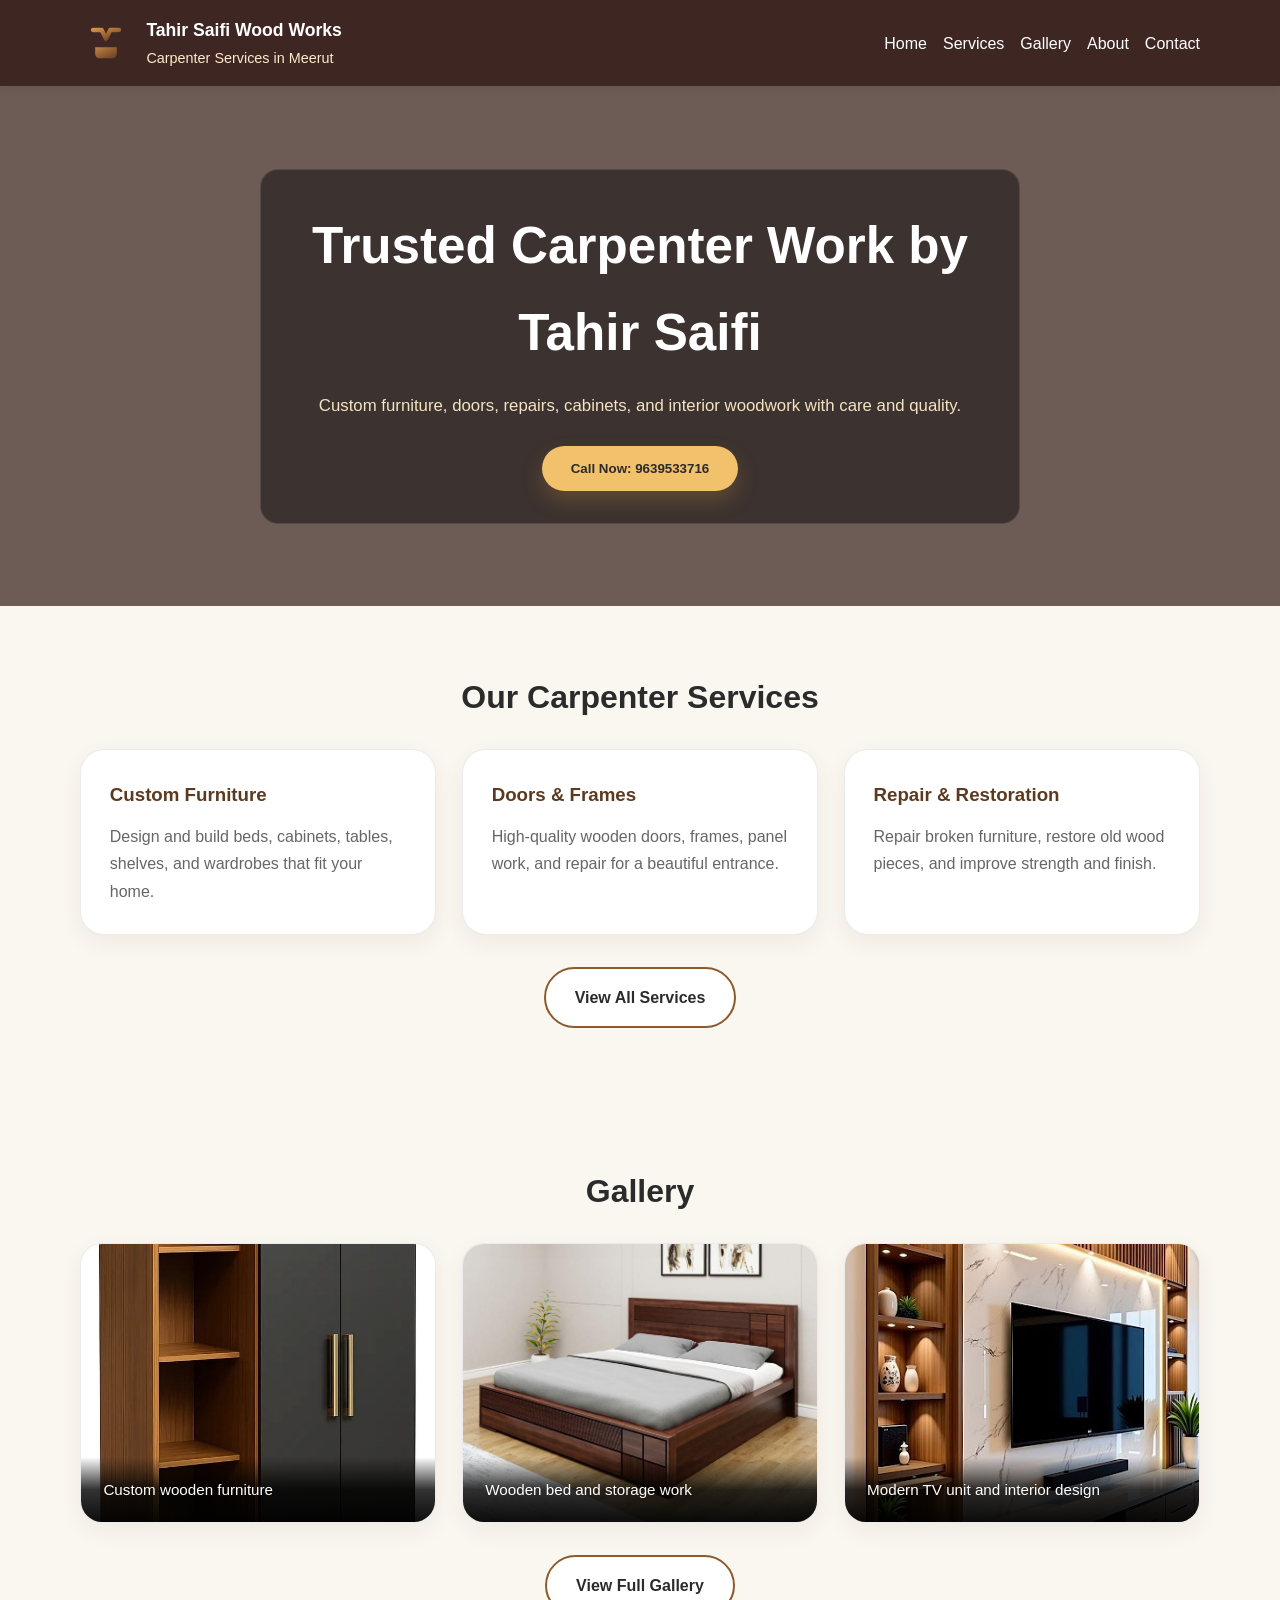
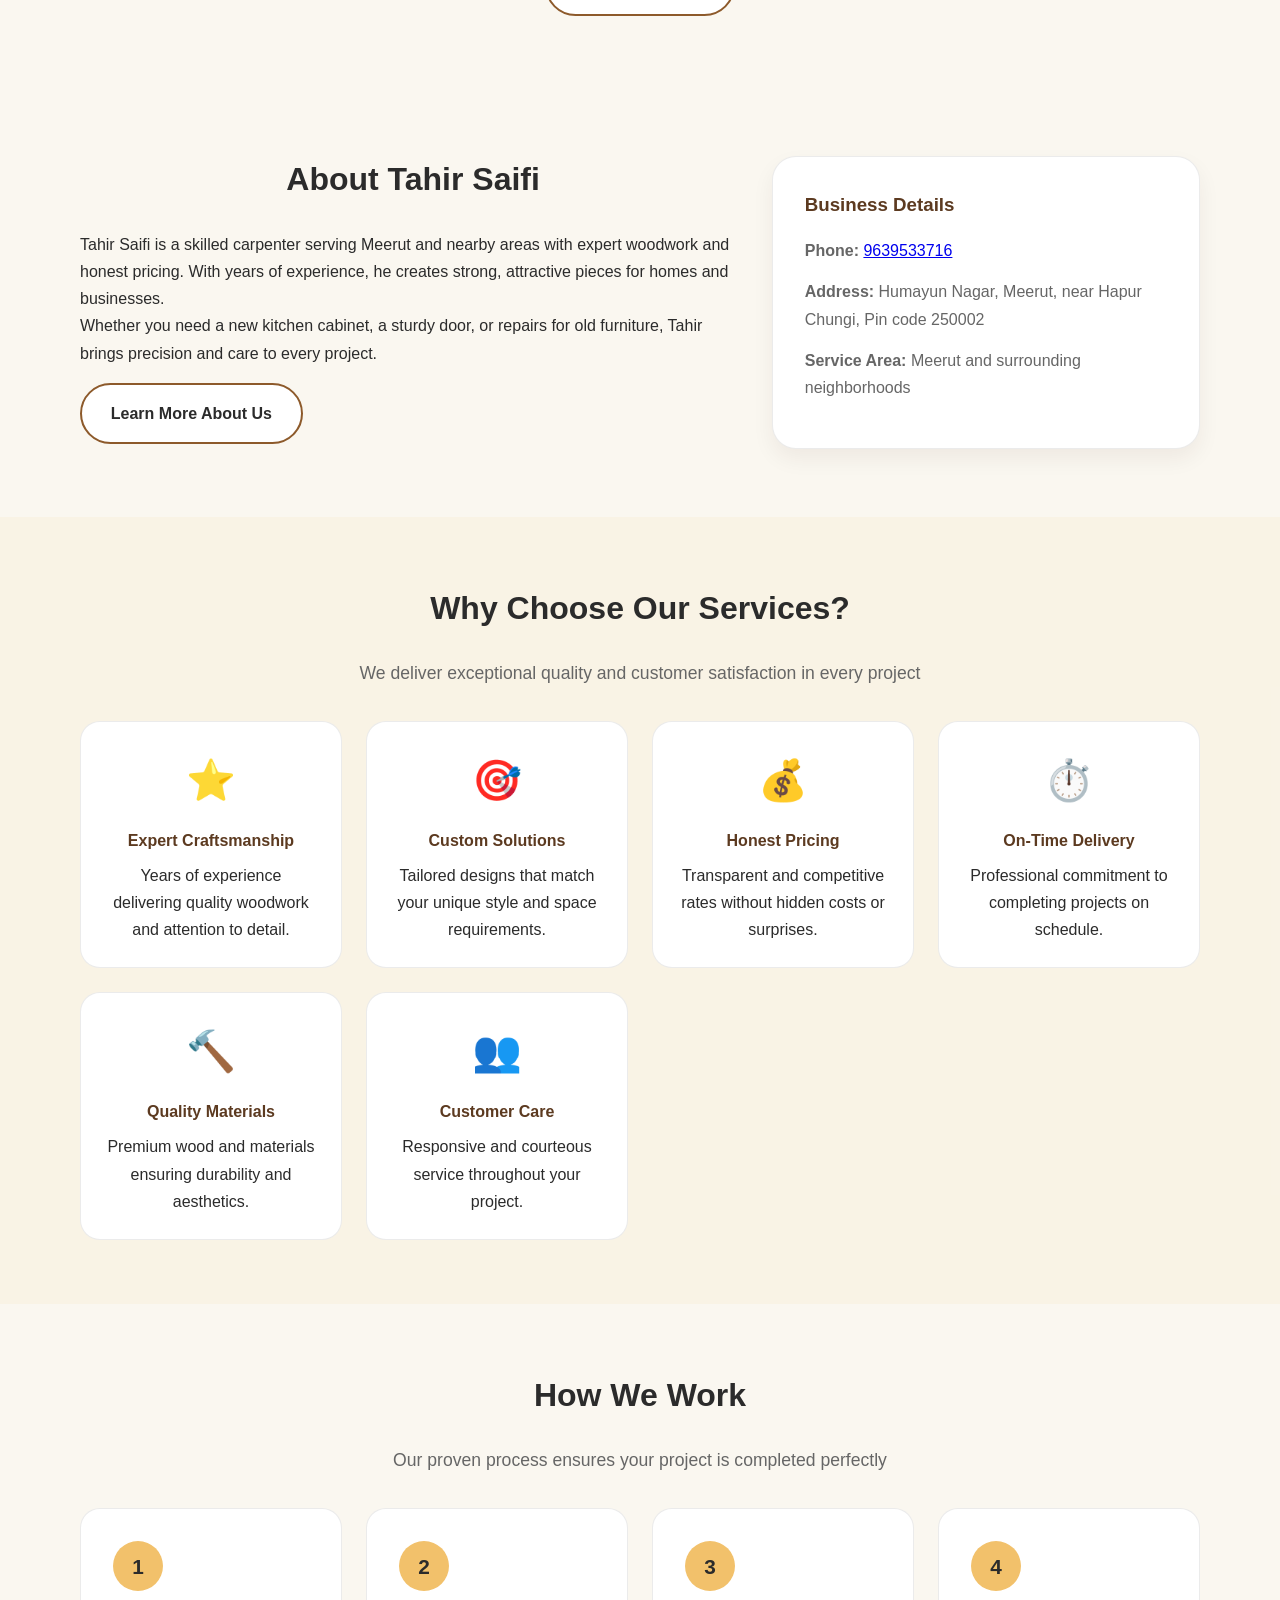
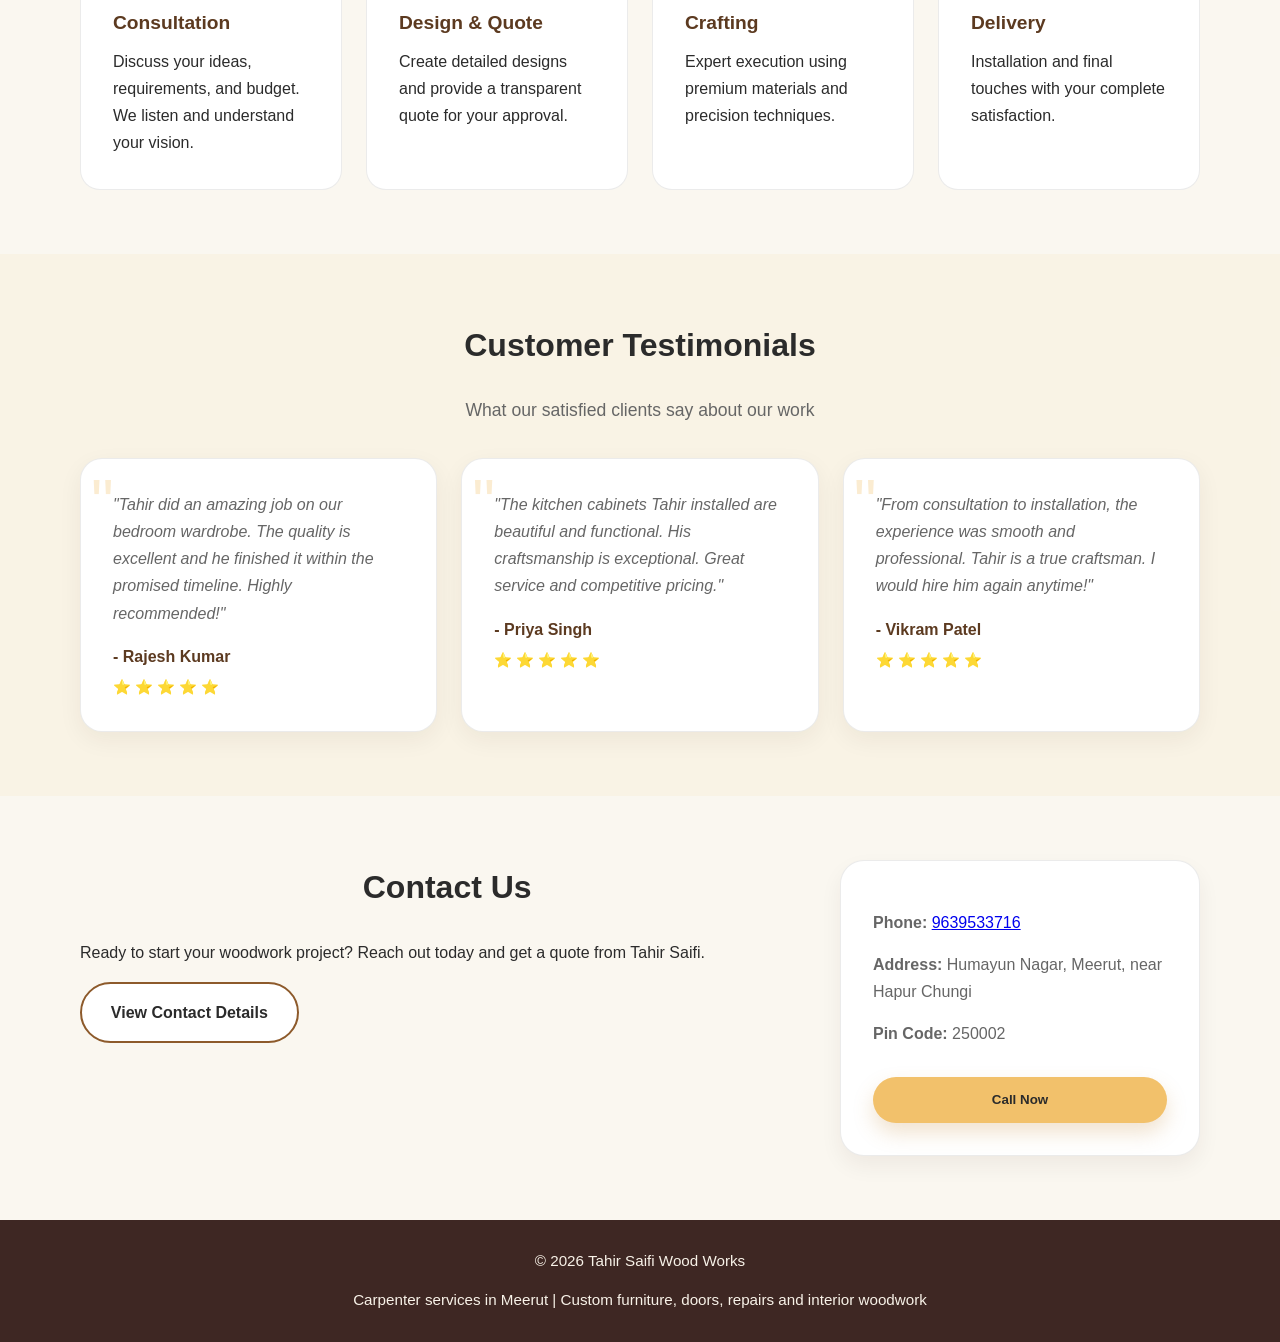
<file: index.html>
<!DOCTYPE html>
<html lang="en">
<head>
    <meta charset="UTF-8">
    <meta name="viewport" content="width=device-width, initial-scale=1.0">
    <title>Tahir Saifi Wood Works</title>
    <link rel="stylesheet" href="style.css">
</head>
<body>
    <header class="site-header">
        <div class="container nav">
            <a class="logo-link" href="index.html">
                <img src="logo.svg" alt="Tahir Saifi Wood Works logo" class="logo-img">
                <div>
                    <span class="brand-name">Tahir Saifi Wood Works</span>
                    <span class="brand-tag">Carpenter Services in Meerut</span>
                </div>
            </a>
            <nav>
                <ul>
                    <li><a href="index.html">Home</a></li>
                    <li><a href="services.html">Services</a></li>
                    <li><a href="gallery.html">Gallery</a></li>
                    <li><a href="about.html">About</a></li>
                    <li><a href="contact.html">Contact</a></li>
                </ul>
            </nav>
        </div>
    </header>

    <main>
        <section class="hero">
            <div class="hero-content">
                <h1>Trusted Carpenter Work by Tahir Saifi</h1>
                <p>Custom furniture, doors, repairs, cabinets, and interior woodwork with care and quality.</p>
                <button class="btn btn-primary" type="button" onclick="call()">Call Now: 9639533716</button>
            </div>
        </section>

        <section class="section services">
            <div class="container">
                <h2>Our Carpenter Services</h2>
                <div class="service-grid">
                    <article class="service-card">
                        <h3>Custom Furniture</h3>
                        <p>Design and build beds, cabinets, tables, shelves, and wardrobes that fit your home.</p>
                    </article>
                    <article class="service-card">
                        <h3>Doors & Frames</h3>
                        <p>High-quality wooden doors, frames, panel work, and repair for a beautiful entrance.</p>
                    </article>
                    <article class="service-card">
                        <h3>Repair & Restoration</h3>
                        <p>Repair broken furniture, restore old wood pieces, and improve strength and finish.</p>
                    </article>
                </div>
                <div style="text-align: center; margin-top: 2rem;">
                    <a href="services.html" class="btn btn-secondary">View All Services</a>
                </div>
            </div>
        </section>

        <section class="section gallery">
            <div class="container">
                <h2>Gallery</h2>
                <div class="gallery-grid">
                    <figure class="gallery-item">
                        <img src="gallery-1.jpg" alt="Carpentry furniture project">
                        <figcaption>Custom wooden furniture</figcaption>
                    </figure>
                    <figure class="gallery-item">
                        <img src="gallery-2.jpg" alt="King size wooden bed with storage">
                        <figcaption>Wooden bed and storage work</figcaption>
                    </figure>
                    <figure class="gallery-item">
                        <img src="gallery-3.jpg" alt="Modern TV unit interior design">
                        <figcaption>Modern TV unit and interior design</figcaption>
                    </figure>
                </div>
                <div style="text-align: center; margin-top: 2rem;">
                    <a href="gallery.html" class="btn btn-secondary">View Full Gallery</a>
                </div>
            </div>
        </section>

        <section class="section about">
            <div class="container about-grid">
                <div>
                    <h2>About Tahir Saifi</h2>
                    <p>Tahir Saifi is a skilled carpenter serving Meerut and nearby areas with expert woodwork and honest pricing. With years of experience, he creates strong, attractive pieces for homes and businesses.</p>
                    <p>Whether you need a new kitchen cabinet, a sturdy door, or repairs for old furniture, Tahir brings precision and care to every project.</p>
                    <a href="about.html" class="btn btn-secondary" style="display: inline-block; margin-top: 1rem;">Learn More About Us</a>
                </div>
                <div class="info-box">
                    <h3>Business Details</h3>
                    <p><strong>Phone:</strong> <a href="tel:9639533716">9639533716</a></p>
                    <p><strong>Address:</strong> Humayun Nagar, Meerut, near Hapur Chungi, Pin code 250002</p>
                    <p><strong>Service Area:</strong> Meerut and surrounding neighborhoods</p>
                </div>
            </div>
        </section>

        <section class="section" style="background: rgba(242, 193, 107, 0.08);">
            <div class="container">
                <h2>Why Choose Our Services?</h2>
                <p class="section-intro">We deliver exceptional quality and customer satisfaction in every project</p>
                <div style="display: grid; grid-template-columns: repeat(auto-fit, minmax(220px, 1fr)); gap: 1.5rem;">
                    <div class="benefit-item">
                        <div class="benefit-icon">⭐</div>
                        <h4>Expert Craftsmanship</h4>
                        <p>Years of experience delivering quality woodwork and attention to detail.</p>
                    </div>
                    <div class="benefit-item">
                        <div class="benefit-icon">🎯</div>
                        <h4>Custom Solutions</h4>
                        <p>Tailored designs that match your unique style and space requirements.</p>
                    </div>
                    <div class="benefit-item">
                        <div class="benefit-icon">💰</div>
                        <h4>Honest Pricing</h4>
                        <p>Transparent and competitive rates without hidden costs or surprises.</p>
                    </div>
                    <div class="benefit-item">
                        <div class="benefit-icon">⏱️</div>
                        <h4>On-Time Delivery</h4>
                        <p>Professional commitment to completing projects on schedule.</p>
                    </div>
                    <div class="benefit-item">
                        <div class="benefit-icon">🔨</div>
                        <h4>Quality Materials</h4>
                        <p>Premium wood and materials ensuring durability and aesthetics.</p>
                    </div>
                    <div class="benefit-item">
                        <div class="benefit-icon">👥</div>
                        <h4>Customer Care</h4>
                        <p>Responsive and courteous service throughout your project.</p>
                    </div>
                </div>
            </div>
        </section>

        <section class="section">
            <div class="container">
                <h2>How We Work</h2>
                <p class="section-intro">Our proven process ensures your project is completed perfectly</p>
                <div style="display: grid; grid-template-columns: repeat(auto-fit, minmax(240px, 1fr)); gap: 1.5rem;">
                    <div class="process-step">
                        <div class="step-number">1</div>
                        <h4 class="step-title">Consultation</h4>
                        <p>Discuss your ideas, requirements, and budget. We listen and understand your vision.</p>
                    </div>
                    <div class="process-step">
                        <div class="step-number">2</div>
                        <h4 class="step-title">Design & Quote</h4>
                        <p>Create detailed designs and provide a transparent quote for your approval.</p>
                    </div>
                    <div class="process-step">
                        <div class="step-number">3</div>
                        <h4 class="step-title">Crafting</h4>
                        <p>Expert execution using premium materials and precision techniques.</p>
                    </div>
                    <div class="process-step">
                        <div class="step-number">4</div>
                        <h4 class="step-title">Delivery</h4>
                        <p>Installation and final touches with your complete satisfaction.</p>
                    </div>
                </div>
            </div>
        </section>

        <section class="section" style="background: rgba(242, 193, 107, 0.08);">
            <div class="container">
                <h2>Customer Testimonials</h2>
                <p class="section-intro">What our satisfied clients say about our work</p>
                <div style="display: grid; grid-template-columns: repeat(auto-fit, minmax(280px, 1fr)); gap: 1.5rem;">
                    <div class="testimonial-card">
                        <div class="testimonial-text">"Tahir did an amazing job on our bedroom wardrobe. The quality is excellent and he finished it within the promised timeline. Highly recommended!"</div>
                        <div class="testimonial-author">- Rajesh Kumar</div>
                        <div class="testimonial-rating">⭐ ⭐ ⭐ ⭐ ⭐</div>
                    </div>
                    <div class="testimonial-card">
                        <div class="testimonial-text">"The kitchen cabinets Tahir installed are beautiful and functional. His craftsmanship is exceptional. Great service and competitive pricing."</div>
                        <div class="testimonial-author">- Priya Singh</div>
                        <div class="testimonial-rating">⭐ ⭐ ⭐ ⭐ ⭐</div>
                    </div>
                    <div class="testimonial-card">
                        <div class="testimonial-text">"From consultation to installation, the experience was smooth and professional. Tahir is a true craftsman. I would hire him again anytime!"</div>
                        <div class="testimonial-author">- Vikram Patel</div>
                        <div class="testimonial-rating">⭐ ⭐ ⭐ ⭐ ⭐</div>
                    </div>
                </div>
            </div>
        </section>

        <section class="section contact">
            <div class="container contact-grid">
                <div>
                    <h2>Contact Us</h2>
                    <p>Ready to start your woodwork project? Reach out today and get a quote from Tahir Saifi.</p>
                    <a href="contact.html" class="btn btn-secondary" style="display: inline-block; margin-top: 1rem;">View Contact Details</a>
                </div>
                <div class="contact-card">
                    <p><strong>Phone:</strong> <a href="tel:9639533716">9639533716</a></p>
                    <p><strong>Address:</strong> Humayun Nagar, Meerut, near Hapur Chungi</p>
                    <p><strong>Pin Code:</strong> 250002</p>
                    <button class="btn btn-primary" type="button" onclick="call()" style="width: 100%; margin-top: 1rem;">Call Now</button>
                </div>
            </div>
        </section>
    </main>

    <footer class="site-footer">
        <div class="container footer-content">
            <p>© <span id="year"></span> Tahir Saifi Wood Works</p>
            <p>Carpenter services in Meerut | Custom furniture, doors, repairs and interior woodwork</p>
        </div>
    </footer>

    <script src="script.js"></script>
</body>
</html>
</file>
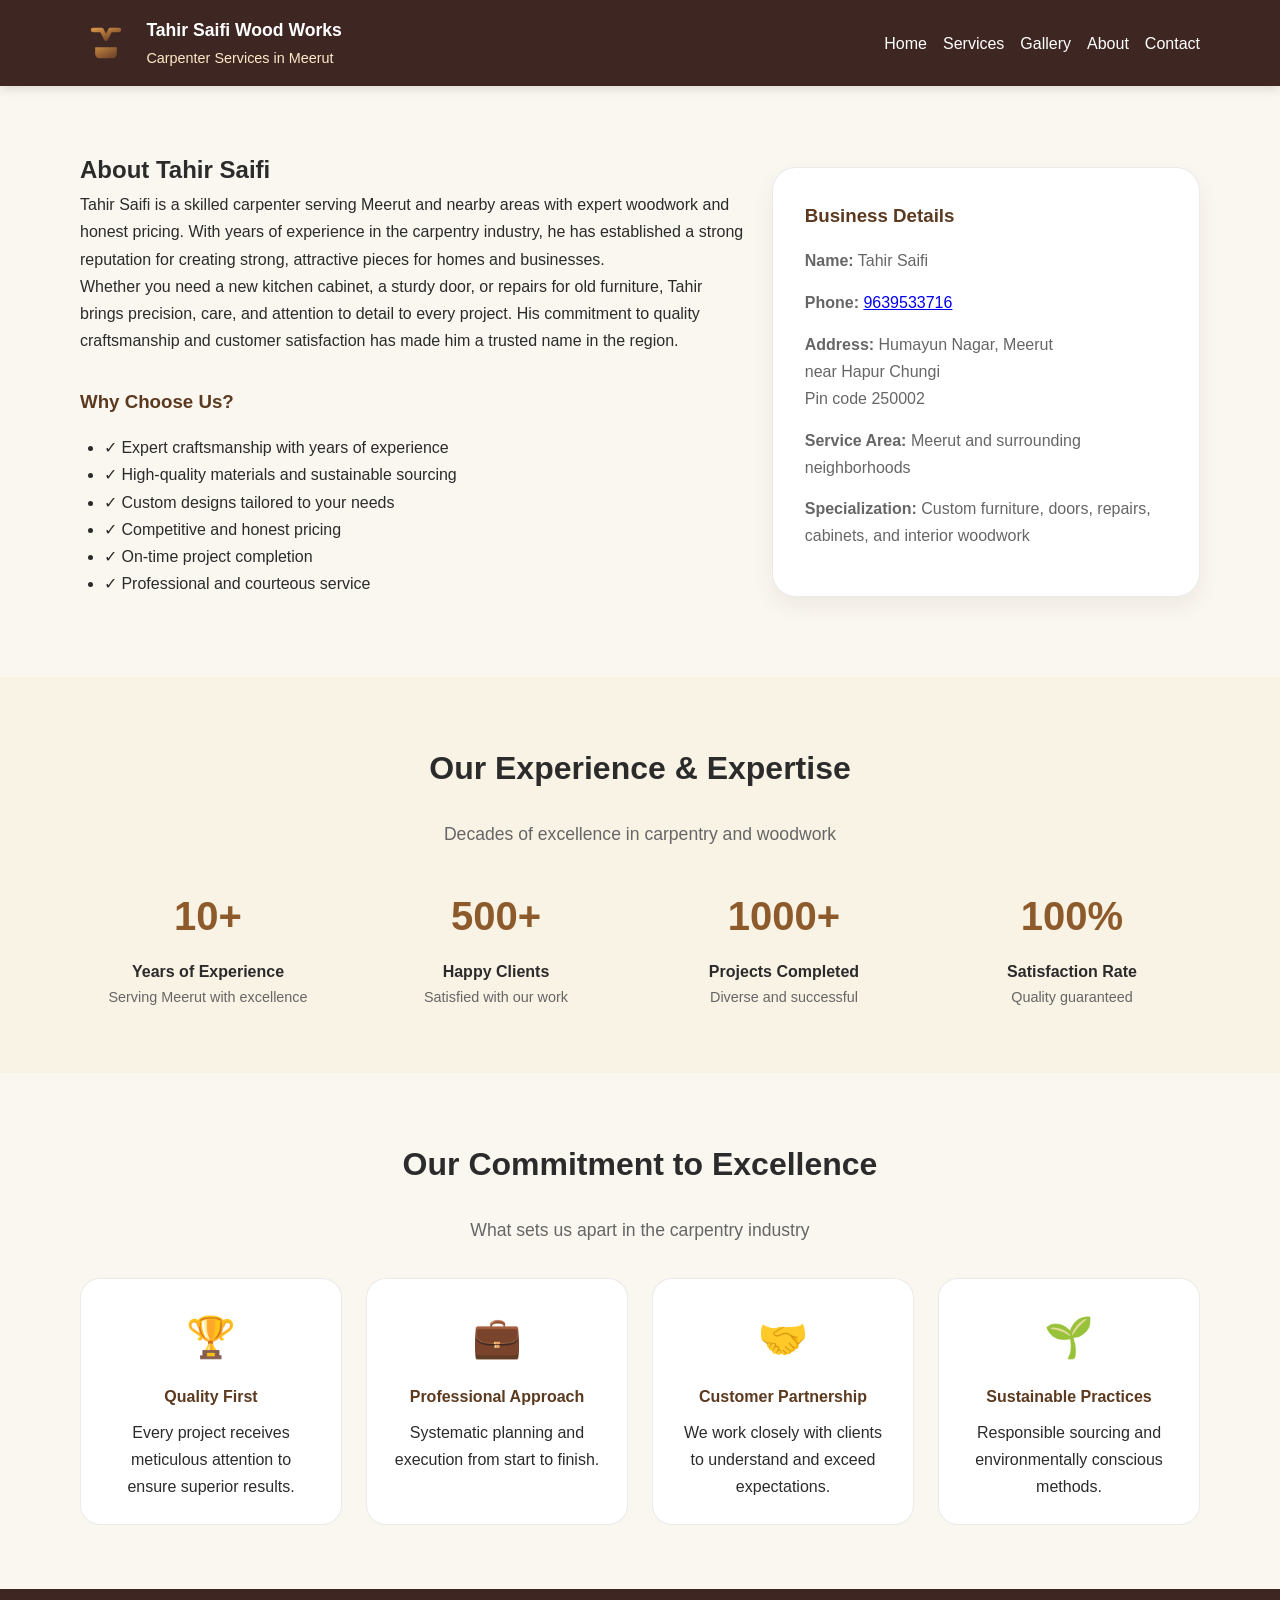
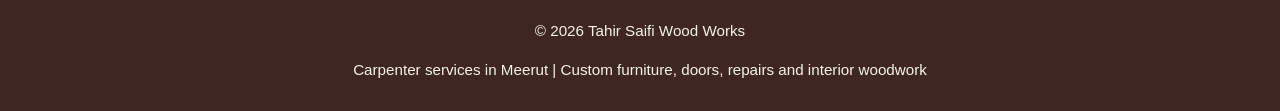
<file: about.html>
<!DOCTYPE html>
<html lang="en">
<head>
    <meta charset="UTF-8">
    <meta name="viewport" content="width=device-width, initial-scale=1.0">
    <title>About - Tahir Saifi Wood Works</title>
    <link rel="stylesheet" href="style.css">
</head>
<body>
    <header class="site-header">
        <div class="container nav">
            <a class="logo-link" href="index.html">
                <img src="logo.svg" alt="Tahir Saifi Wood Works logo" class="logo-img">
                <div>
                    <span class="brand-name">Tahir Saifi Wood Works</span>
                    <span class="brand-tag">Carpenter Services in Meerut</span>
                </div>
            </a>
            <nav>
                <ul>
                    <li><a href="index.html">Home</a></li>
                    <li><a href="services.html">Services</a></li>
                    <li><a href="gallery.html">Gallery</a></li>
                    <li><a href="about.html">About</a></li>
                    <li><a href="contact.html">Contact</a></li>
                </ul>
            </nav>
        </div>
    </header>

    <main>
        <section class="section about">
            <div class="container about-grid">
                <div>
                    <h1>About Tahir Saifi</h1>
                    <p>Tahir Saifi is a skilled carpenter serving Meerut and nearby areas with expert woodwork and honest pricing. With years of experience in the carpentry industry, he has established a strong reputation for creating strong, attractive pieces for homes and businesses.</p>
                    
                    <p>Whether you need a new kitchen cabinet, a sturdy door, or repairs for old furniture, Tahir brings precision, care, and attention to detail to every project. His commitment to quality craftsmanship and customer satisfaction has made him a trusted name in the region.</p>

                    <h3 style="margin-top: 2rem; color: var(--primary-dark);">Why Choose Us?</h3>
                    <ul style="margin: 1rem 0; padding-left: 1.5rem;">
                        <li>✓ Expert craftsmanship with years of experience</li>
                        <li>✓ High-quality materials and sustainable sourcing</li>
                        <li>✓ Custom designs tailored to your needs</li>
                        <li>✓ Competitive and honest pricing</li>
                        <li>✓ On-time project completion</li>
                        <li>✓ Professional and courteous service</li>
                    </ul>
                </div>
                
                <div class="info-box">
                    <h3>Business Details</h3>
                    <p><strong>Name:</strong> Tahir Saifi</p>
                    <p><strong>Phone:</strong> <a href="tel:9639533716">9639533716</a></p>
                    <p><strong>Address:</strong> Humayun Nagar, Meerut<br>near Hapur Chungi<br>Pin code 250002</p>
                    <p><strong>Service Area:</strong> Meerut and surrounding neighborhoods</p>
                    <p><strong>Specialization:</strong> Custom furniture, doors, repairs, cabinets, and interior woodwork</p>
                </div>
            </div>
        </section>

        <section class="section" style="background: rgba(242, 193, 107, 0.08);">
            <div class="container">
                <h2>Our Experience & Expertise</h2>
                <p class="section-intro">Decades of excellence in carpentry and woodwork</p>
                <div style="display: grid; grid-template-columns: repeat(auto-fit, minmax(200px, 1fr)); gap: 2rem; text-align: center;">
                    <div>
                        <h3 style="font-size: 2.5rem; color: var(--primary); margin-bottom: 0.5rem;">10+</h3>
                        <p><strong>Years of Experience</strong></p>
                        <p style="color: var(--muted); font-size: 0.9rem;">Serving Meerut with excellence</p>
                    </div>
                    <div>
                        <h3 style="font-size: 2.5rem; color: var(--primary); margin-bottom: 0.5rem;">500+</h3>
                        <p><strong>Happy Clients</strong></p>
                        <p style="color: var(--muted); font-size: 0.9rem;">Satisfied with our work</p>
                    </div>
                    <div>
                        <h3 style="font-size: 2.5rem; color: var(--primary); margin-bottom: 0.5rem;">1000+</h3>
                        <p><strong>Projects Completed</strong></p>
                        <p style="color: var(--muted); font-size: 0.9rem;">Diverse and successful</p>
                    </div>
                    <div>
                        <h3 style="font-size: 2.5rem; color: var(--primary); margin-bottom: 0.5rem;">100%</h3>
                        <p><strong>Satisfaction Rate</strong></p>
                        <p style="color: var(--muted); font-size: 0.9rem;">Quality guaranteed</p>
                    </div>
                </div>
            </div>
        </section>

        <section class="section">
            <div class="container">
                <h2>Our Commitment to Excellence</h2>
                <p class="section-intro">What sets us apart in the carpentry industry</p>
                <div style="display: grid; grid-template-columns: repeat(auto-fit, minmax(240px, 1fr)); gap: 1.5rem;">
                    <div class="benefit-item">
                        <div class="benefit-icon">🏆</div>
                        <h4>Quality First</h4>
                        <p>Every project receives meticulous attention to ensure superior results.</p>
                    </div>
                    <div class="benefit-item">
                        <div class="benefit-icon">💼</div>
                        <h4>Professional Approach</h4>
                        <p>Systematic planning and execution from start to finish.</p>
                    </div>
                    <div class="benefit-item">
                        <div class="benefit-icon">🤝</div>
                        <h4>Customer Partnership</h4>
                        <p>We work closely with clients to understand and exceed expectations.</p>
                    </div>
                    <div class="benefit-item">
                        <div class="benefit-icon">🌱</div>
                        <h4>Sustainable Practices</h4>
                        <p>Responsible sourcing and environmentally conscious methods.</p>
                    </div>
                </div>
            </div>
        </section>
    </main>

    <footer class="site-footer">
        <div class="container footer-content">
            <p>© <span id="year"></span> Tahir Saifi Wood Works</p>
            <p>Carpenter services in Meerut | Custom furniture, doors, repairs and interior woodwork</p>
        </div>
    </footer>

    <script src="script.js"></script>
</body>
</html>
</file>
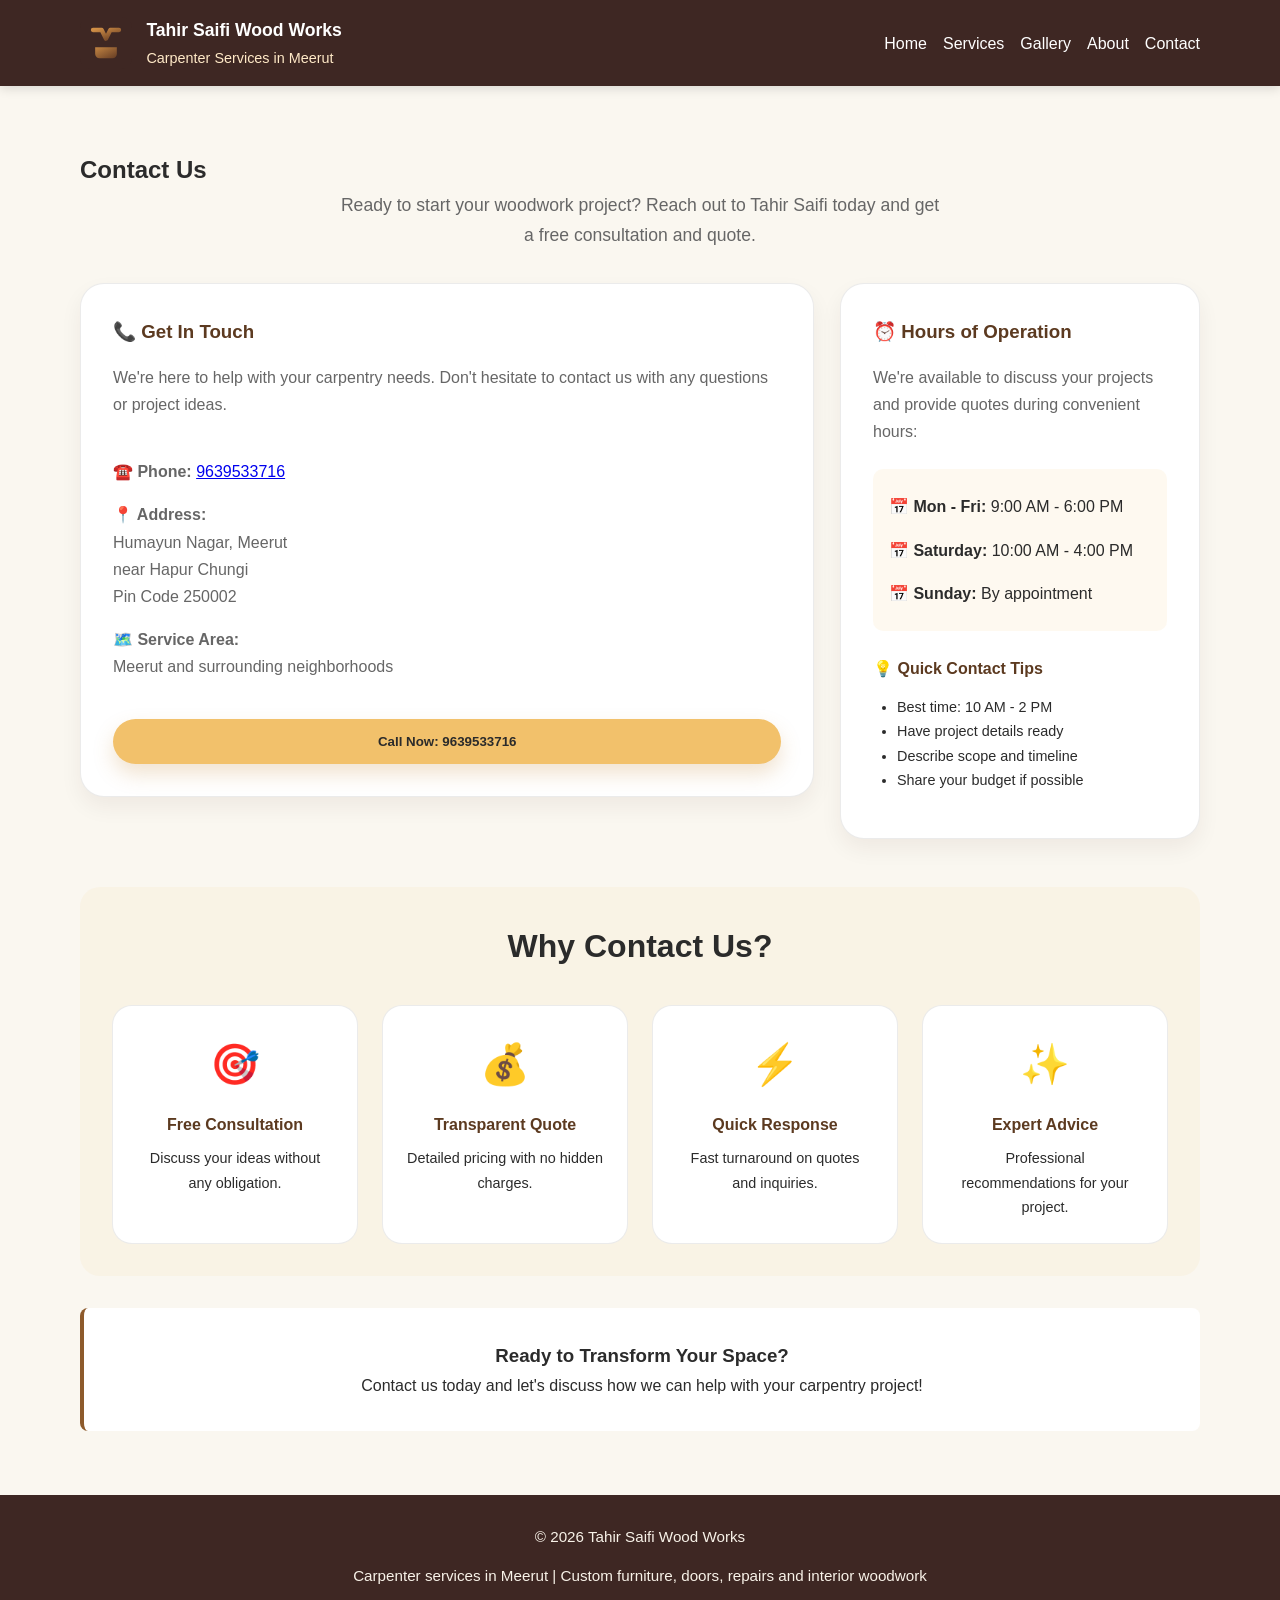
<file: contact.html>
<!DOCTYPE html>
<html lang="en">
<head>
    <meta charset="UTF-8">
    <meta name="viewport" content="width=device-width, initial-scale=1.0">
    <title>Contact - Tahir Saifi Wood Works</title>
    <link rel="stylesheet" href="style.css">
</head>
<body>
    <header class="site-header">
        <div class="container nav">
            <a class="logo-link" href="index.html">
                <img src="logo.svg" alt="Tahir Saifi Wood Works logo" class="logo-img">
                <div>
                    <span class="brand-name">Tahir Saifi Wood Works</span>
                    <span class="brand-tag">Carpenter Services in Meerut</span>
                </div>
            </a>
            <nav>
                <ul>
                    <li><a href="index.html">Home</a></li>
                    <li><a href="services.html">Services</a></li>
                    <li><a href="gallery.html">Gallery</a></li>
                    <li><a href="about.html">About</a></li>
                    <li><a href="contact.html">Contact</a></li>
                </ul>
            </nav>
        </div>
    </header>

    <main>
        <section class="section contact">
            <div class="container">
                <h1>Contact Us</h1>
                <p class="section-intro">Ready to start your woodwork project? Reach out to Tahir Saifi today and get a free consultation and quote.</p>
                
                <div class="contact-grid">
                    <div class="contact-card">
                        <h3>📞 Get In Touch</h3>
                        <p>We're here to help with your carpentry needs. Don't hesitate to contact us with any questions or project ideas.</p>
                        
                        <div style="margin-top: 1.5rem;">
                            <p><strong>☎️ Phone:</strong> <a href="tel:9639533716">9639533716</a></p>
                            <p style="margin-top: 1rem;"><strong>📍 Address:</strong><br>Humayun Nagar, Meerut<br>near Hapur Chungi<br>Pin Code 250002</p>
                            <p style="margin-top: 1rem;"><strong>🗺️ Service Area:</strong><br>Meerut and surrounding neighborhoods</p>
                        </div>

                        <button class="btn btn-primary" type="button" onclick="call()" style="margin-top: 1.5rem; width: 100%;">Call Now: 9639533716</button>
                    </div>

                    <div class="contact-card">
                        <h3>⏰ Hours of Operation</h3>
                        <p>We're available to discuss your projects and provide quotes during convenient hours:</p>
                        <div style="margin: 1.5rem 0; padding: 1rem; background: rgba(242, 193, 107, 0.1); border-radius: 10px;">
                            <ul style="list-style: none;">
                                <li style="padding: 0.5rem 0;"><strong>📅 Mon - Fri:</strong> 9:00 AM - 6:00 PM</li>
                                <li style="padding: 0.5rem 0;"><strong>📅 Saturday:</strong> 10:00 AM - 4:00 PM</li>
                                <li style="padding: 0.5rem 0;"><strong>📅 Sunday:</strong> By appointment</li>
                            </ul>
                        </div>

                        <h4 style="margin-top: 1.5rem; color: var(--primary-dark);">💡 Quick Contact Tips</h4>
                        <ul style="margin: 0.8rem 0; padding-left: 1.5rem; font-size: 0.9rem;">
                            <li>Best time: 10 AM - 2 PM</li>
                            <li>Have project details ready</li>
                            <li>Describe scope and timeline</li>
                            <li>Share your budget if possible</li>
                        </ul>
                    </div>
                </div>

                <section style="margin-top: 3rem; padding: 2rem; background: rgba(242, 193, 107, 0.08); border-radius: 20px;">
                    <h2 style="text-align: center; margin-bottom: 2rem;">Why Contact Us?</h2>
                    <div style="display: grid; grid-template-columns: repeat(auto-fit, minmax(200px, 1fr)); gap: 1.5rem;">
                        <div class="benefit-item">
                            <div class="benefit-icon">🎯</div>
                            <h4>Free Consultation</h4>
                            <p style="font-size: 0.9rem;">Discuss your ideas without any obligation.</p>
                        </div>
                        <div class="benefit-item">
                            <div class="benefit-icon">💰</div>
                            <h4>Transparent Quote</h4>
                            <p style="font-size: 0.9rem;">Detailed pricing with no hidden charges.</p>
                        </div>
                        <div class="benefit-item">
                            <div class="benefit-icon">⚡</div>
                            <h4>Quick Response</h4>
                            <p style="font-size: 0.9rem;">Fast turnaround on quotes and inquiries.</p>
                        </div>
                        <div class="benefit-item">
                            <div class="benefit-icon">✨</div>
                            <h4>Expert Advice</h4>
                            <p style="font-size: 0.9rem;">Professional recommendations for your project.</p>
                        </div>
                    </div>
                </section>

                <div style="margin-top: 2rem; padding: 2rem; background: var(--surface); border-radius: 8px; text-align: center; border-left: 4px solid var(--primary);">
                    <h3>Ready to Transform Your Space?</h3>
                    <p>Contact us today and let's discuss how we can help with your carpentry project!</p>
                </div>
            </div>
        </section>
    </main>

    <footer class="site-footer">
        <div class="container footer-content">
            <p>© <span id="year"></span> Tahir Saifi Wood Works</p>
            <p>Carpenter services in Meerut | Custom furniture, doors, repairs and interior woodwork</p>
        </div>
    </footer>

    <script src="script.js"></script>
</body>
</html>
</file>
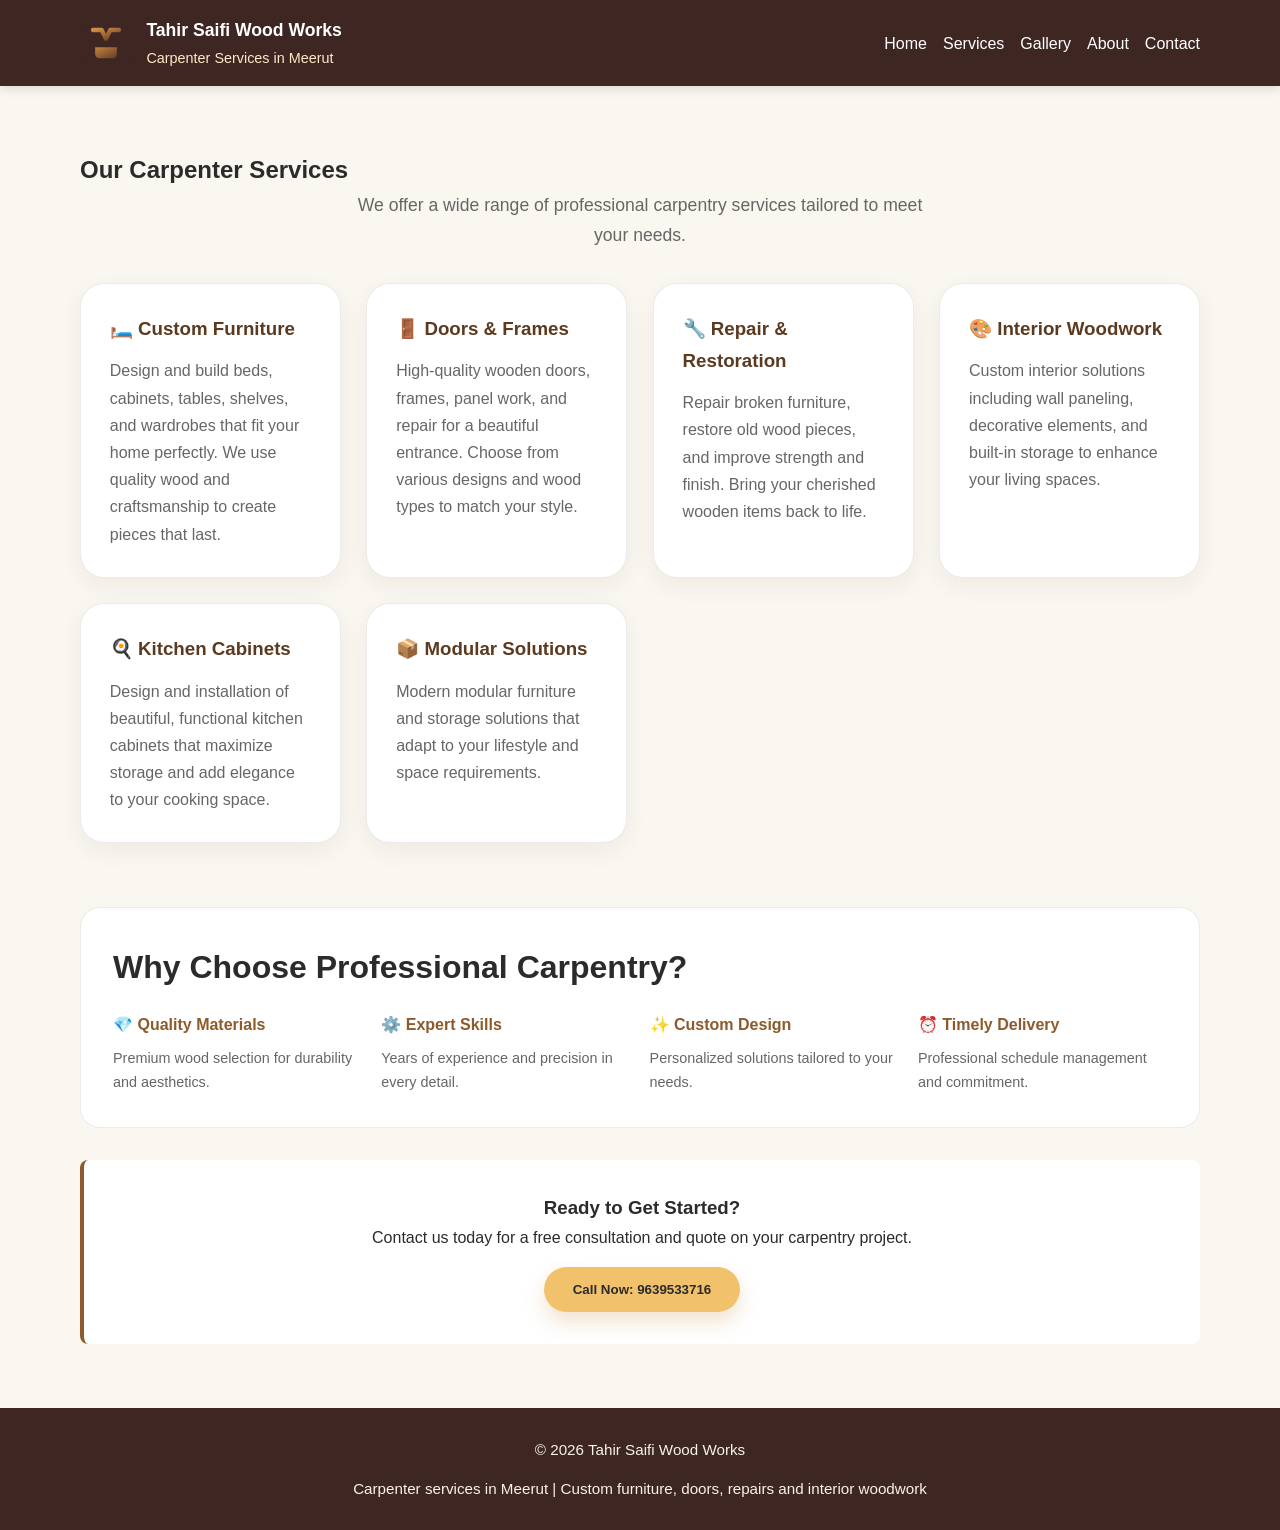
<file: services.html>
<!DOCTYPE html>
<html lang="en">
<head>
    <meta charset="UTF-8">
    <meta name="viewport" content="width=device-width, initial-scale=1.0">
    <title>Services - Tahir Saifi Wood Works</title>
    <link rel="stylesheet" href="style.css">
</head>
<body>
    <header class="site-header">
        <div class="container nav">
            <a class="logo-link" href="index.html">
                <img src="logo.svg" alt="Tahir Saifi Wood Works logo" class="logo-img">
                <div>
                    <span class="brand-name">Tahir Saifi Wood Works</span>
                    <span class="brand-tag">Carpenter Services in Meerut</span>
                </div>
            </a>
            <nav>
                <ul>
                    <li><a href="index.html">Home</a></li>
                    <li><a href="services.html">Services</a></li>
                    <li><a href="gallery.html">Gallery</a></li>
                    <li><a href="about.html">About</a></li>
                    <li><a href="contact.html">Contact</a></li>
                </ul>
            </nav>
        </div>
    </header>

    <main>
        <section class="section services">
            <div class="container">
                <h1>Our Carpenter Services</h1>
                <p class="section-intro">We offer a wide range of professional carpentry services tailored to meet your needs.</p>
                
                <div class="service-grid">
                    <article class="service-card">
                        <h3>🛏️ Custom Furniture</h3>
                        <p>Design and build beds, cabinets, tables, shelves, and wardrobes that fit your home perfectly. We use quality wood and craftsmanship to create pieces that last.</p>
                    </article>
                    <article class="service-card">
                        <h3>🚪 Doors & Frames</h3>
                        <p>High-quality wooden doors, frames, panel work, and repair for a beautiful entrance. Choose from various designs and wood types to match your style.</p>
                    </article>
                    <article class="service-card">
                        <h3>🔧 Repair & Restoration</h3>
                        <p>Repair broken furniture, restore old wood pieces, and improve strength and finish. Bring your cherished wooden items back to life.</p>
                    </article>
                    <article class="service-card">
                        <h3>🎨 Interior Woodwork</h3>
                        <p>Custom interior solutions including wall paneling, decorative elements, and built-in storage to enhance your living spaces.</p>
                    </article>
                    <article class="service-card">
                        <h3>🍳 Kitchen Cabinets</h3>
                        <p>Design and installation of beautiful, functional kitchen cabinets that maximize storage and add elegance to your cooking space.</p>
                    </article>
                    <article class="service-card">
                        <h3>📦 Modular Solutions</h3>
                        <p>Modern modular furniture and storage solutions that adapt to your lifestyle and space requirements.</p>
                    </article>
                </div>

                <section style="margin-top: 4rem; padding: 2rem; background: var(--surface); border-radius: 20px; border: 1px solid var(--border);">
                    <h2 style="text-align: left; margin-bottom: 1rem;">Why Choose Professional Carpentry?</h2>
                    <div style="display: grid; grid-template-columns: repeat(auto-fit, minmax(200px, 1fr)); gap: 1.2rem;">
                        <div>
                            <h4 style="color: var(--primary); margin-bottom: 0.5rem;">💎 Quality Materials</h4>
                            <p style="font-size: 0.9rem; color: var(--muted);">Premium wood selection for durability and aesthetics.</p>
                        </div>
                        <div>
                            <h4 style="color: var(--primary); margin-bottom: 0.5rem;">⚙️ Expert Skills</h4>
                            <p style="font-size: 0.9rem; color: var(--muted);">Years of experience and precision in every detail.</p>
                        </div>
                        <div>
                            <h4 style="color: var(--primary); margin-bottom: 0.5rem;">✨ Custom Design</h4>
                            <p style="font-size: 0.9rem; color: var(--muted);">Personalized solutions tailored to your needs.</p>
                        </div>
                        <div>
                            <h4 style="color: var(--primary); margin-bottom: 0.5rem;">⏰ Timely Delivery</h4>
                            <p style="font-size: 0.9rem; color: var(--muted);">Professional schedule management and commitment.</p>
                        </div>
                    </div>
                </section>

                <div style="margin-top: 2rem; padding: 2rem; background: var(--surface); border-radius: 8px; text-align: center; border-left: 4px solid var(--primary);">
                    <h3>Ready to Get Started?</h3>
                    <p>Contact us today for a free consultation and quote on your carpentry project.</p>
                    <button class="btn btn-primary" type="button" onclick="call()" style="margin-top: 1rem;">Call Now: 9639533716</button>
                </div>
            </div>
        </section>
    </main>

    <footer class="site-footer">
        <div class="container footer-content">
            <p>© <span id="year"></span> Tahir Saifi Wood Works</p>
            <p>Carpenter services in Meerut | Custom furniture, doors, repairs and interior woodwork</p>
        </div>
    </footer>

    <script src="script.js"></script>
</body>
</html>
</file>
<file: style.css>
* {
    margin: 0;
    padding: 0;
    box-sizing: border-box;
    font-family: 'Segoe UI', Tahoma, Geneva, Verdana, sans-serif;
}

:root {
    color-scheme: light;
    --bg: #faf7f0;
    --surface: #ffffff;
    --text: #2b2b2b;
    --muted: #666666;
    --primary: #8d5a2b;
    --primary-dark: #5c3a20;
    --accent: #f2c16b;
    --border: rgba(0,0,0,0.08);
}

html {
    scroll-behavior: smooth;
}

body {
    background: var(--bg);
    color: var(--text);
    line-height: 1.7;
}

/* Animations */
@keyframes fadeInUp {
    from {
        opacity: 0;
        transform: translateY(30px);
    }
    to {
        opacity: 1;
        transform: translateY(0);
    }
}

@keyframes fadeIn {
    from {
        opacity: 0;
    }
    to {
        opacity: 1;
    }
}

@keyframes slideInLeft {
    from {
        opacity: 0;
        transform: translateX(-30px);
    }
    to {
        opacity: 1;
        transform: translateX(0);
    }
}

@keyframes slideInRight {
    from {
        opacity: 0;
        transform: translateX(30px);
    }
    to {
        opacity: 1;
        transform: translateX(0);
    }
}

@keyframes float {
    0%, 100% {
        transform: translateY(0px);
    }
    50% {
        transform: translateY(-10px);
    }
}

@keyframes pulse {
    0%, 100% {
        opacity: 1;
    }
    50% {
        opacity: 0.8;
    }
}

.fade-in-up {
    animation: fadeInUp 0.6s ease-out;
}

.fade-in {
    animation: fadeIn 0.8s ease-out;
}

.slide-in-left {
    animation: slideInLeft 0.6s ease-out;
}

.slide-in-right {
    animation: slideInRight 0.6s ease-out;
}

/* Lightbox Modal */
@keyframes modalZoomIn {
    from {
        opacity: 0;
        transform: scale(0.9);
    }
    to {
        opacity: 1;
        transform: scale(1);
    }
}

@keyframes backdropFadeIn {
    from {
        opacity: 0;
    }
    to {
        opacity: 1;
    }
}

.image-modal {
    display: none;
    position: fixed;
    z-index: 9999;
    top: 0;
    left: 0;
    width: 100%;
    height: 100%;
    background: rgba(0, 0, 0, 0.95);
    animation: backdropFadeIn 0.3s ease;
}

.image-modal.active {
    display: flex;
    align-items: center;
    justify-content: center;
}

.modal-content {
    position: relative;
    max-width: 90vw;
    max-height: 90vh;
    display: flex;
    align-items: center;
    justify-content: center;
    animation: modalZoomIn 0.3s ease;
}

.modal-content img {
    max-width: 100%;
    max-height: 85vh;
    object-fit: contain;
    border-radius: 12px;
    box-shadow: 0 20px 60px rgba(0, 0, 0, 0.4);
}

.modal-close {
    position: absolute;
    top: 20px;
    right: 30px;
    font-size: 40px;
    font-weight: 300;
    color: white;
    background: transparent;
    border: none;
    cursor: pointer;
    padding: 0;
    width: 50px;
    height: 50px;
    display: flex;
    align-items: center;
    justify-content: center;
    transition: all 0.3s ease;
    z-index: 10000;
}

.modal-close:hover {
    color: var(--accent);
    transform: rotate(90deg);
}

.modal-title {
    position: absolute;
    bottom: -60px;
    left: 50%;
    transform: translateX(-50%);
    color: white;
    font-size: 1.1rem;
    font-weight: 500;
    text-align: center;
    white-space: nowrap;
    animation: fadeInUp 0.5s ease 0.2s both;
}

.modal-nav {
    position: absolute;
    top: 50%;
    transform: translateY(-50%);
    background: rgba(255, 255, 255, 0.2);
    border: none;
    color: white;
    font-size: 2rem;
    cursor: pointer;
    padding: 15px 20px;
    border-radius: 8px;
    transition: all 0.3s ease;
    z-index: 10001;
}

.modal-nav:hover {
    background: rgba(242, 193, 107, 0.5);
    color: var(--accent);
}

.modal-prev {
    left: 20px;
}

.modal-next {
    right: 20px;
}

.gallery-clickable {
    cursor: pointer;
}

.gallery-clickable:hover {
    cursor: zoom-in;
}

img {
    max-width: 100%;
    display: block;
}

.container {
    width: min(1120px, calc(100% - 2rem));
    margin: 0 auto;
}

.site-header {
    background: #3e2723;
    color: white;
    padding: 1rem 0;
    box-shadow: 0 3px 10px rgba(0,0,0,0.12);
}

.nav {
    display: flex;
    justify-content: space-between;
    align-items: center;
    gap: 1rem;
}

.logo-link {
    display: flex;
    align-items: center;
    gap: 0.9rem;
    color: white;
    text-decoration: none;
}

.logo-img {
    width: 52px;
    height: 52px;
}

.brand-name {
    font-size: 1.1rem;
    font-weight: 700;
}

.brand-tag {
    display: block;
    color: #ffe9c7;
    font-size: 0.9rem;
}

nav ul {
    list-style: none;
    display: flex;
    flex-wrap: wrap;
    gap: 1rem;
}

nav a {
    color: white;
    text-decoration: none;
    font-weight: 500;
    position: relative;
    transition: color 0.3s ease;
}

nav a:hover {
    color: var(--accent);
}

nav a::after {
    content: '';
    position: absolute;
    bottom: -5px;
    left: 0;
    width: 0;
    height: 2px;
    background: var(--accent);
    transition: width 0.3s ease;
}

nav a:hover::after {
    width: 100%;
}

.hero {
    min-height: 520px;
    background: linear-gradient(180deg, rgba(62,39,35,0.75), rgba(62,39,35,0.75)),
        url('https://images.unsplash.com/photo-1523413651479-597eb2da0ad6?auto=format&fit=crop&w=1400&q=80') center/cover no-repeat;
    display: grid;
    place-items: center;
    padding: 4rem 1rem;
    text-align: center;
    color: white;
}

.hero-content {
    max-width: 760px;
    background: rgba(0, 0, 0, 0.45);
    border: 1px solid rgba(255,255,255,0.12);
    padding: 2rem;
    border-radius: 18px;
}

.hero h1 {
    font-size: clamp(2.4rem, 4vw, 3.8rem);
    margin-bottom: 1rem;
}

.hero p {
    font-size: 1.05rem;
    margin-bottom: 1.6rem;
    color: #f3e4c2;
}

.btn {
    display: inline-block;
    padding: 0.95rem 1.8rem;
    border-radius: 999px;
    text-decoration: none;
    font-weight: 600;
    transition: all 0.3s ease;
    position: relative;
    overflow: hidden;
    border: none;
    cursor: pointer;
}

.btn::before {
    content: '';
    position: absolute;
    top: 0;
    left: -100%;
    width: 100%;
    height: 100%;
    background: rgba(255, 255, 255, 0.2);
    transition: left 0.4s ease;
}

.btn:hover::before {
    left: 100%;
}

.btn:hover {
    transform: translateY(-3px);
}

.btn-primary {
    background: var(--accent);
    color: #2b2b2b;
    box-shadow: 0 10px 20px rgba(201,145,66,0.25);
}

.btn-primary:hover {
    box-shadow: 0 16px 32px rgba(201,145,66,0.35);
}

.btn-secondary {
    background: #ffffff;
    color: var(--text);
    border: 2px solid var(--primary);
}

.btn-secondary:hover {
    background: var(--primary);
    color: white;
}

.section {
    padding: 4rem 0;
}

.section h2 {
    font-size: 2rem;
    margin-bottom: 1.5rem;
    text-align: center;
}

.services .service-grid,
.gallery-grid,
.about-grid,
.contact-grid {
    display: grid;
    gap: 1.6rem;
}

.services .service-grid {
    grid-template-columns: repeat(auto-fit, minmax(240px, 1fr));
}

.service-card {
    background: var(--surface);
    border: 1px solid var(--border);
    border-radius: 24px;
    padding: 1.8rem;
    box-shadow: 0 8px 24px rgba(49, 31, 21, 0.06);
    transition: all 0.3s ease;
    position: relative;
    overflow: hidden;
}

.service-card::before {
    content: '';
    position: absolute;
    top: 0;
    left: -100%;
    width: 100%;
    height: 100%;
    background: linear-gradient(90deg, transparent, rgba(242, 193, 107, 0.15), transparent);
    transition: left 0.5s ease;
}

.service-card:hover::before {
    left: 100%;
}

.service-card:hover {
    transform: translateY(-8px) scale(1.02);
    box-shadow: 0 16px 40px rgba(141, 90, 43, 0.2);
    border-color: var(--accent);
}

.service-card h3 {
    margin-bottom: 0.8rem;
    color: var(--primary-dark);
    transition: color 0.3s ease;
}

.service-card:hover h3 {
    color: var(--primary);
}

.service-card p {
    color: var(--muted);
    transition: color 0.3s ease;
}

.service-card:hover p {
    color: var(--text);
}

.gallery-item {
    border-radius: 22px;
    overflow: hidden;
    background: var(--surface);
    border: 1px solid var(--border);
    transition: all 0.3s ease;
    box-shadow: 0 8px 24px rgba(49, 31, 21, 0.06);
    height: 280px;
    position: relative;
}

.gallery-item-lg {
    height: 580px;
}

.gallery-item:hover {
    transform: translateY(-10px);
    box-shadow: 0 16px 40px rgba(141, 90, 43, 0.2);
    border-color: var(--accent);
}

.gallery-item::before {
    content: '';
    position: absolute;
    top: 0;
    left: 0;
    right: 0;
    bottom: 0;
    background: linear-gradient(135deg, transparent 0%, rgba(141, 90, 43, 0.15) 100%);
    opacity: 0;
    transition: opacity 0.3s ease;
    z-index: 2;
    pointer-events: none;
    border-radius: 22px;
}

.gallery-item:hover::before {
    opacity: 1;
}

.gallery-item img {
    width: 100%;
    height: 100%;
    object-fit: cover;
    object-position: center;
    transition: transform 0.4s ease;
    display: block;
}

.gallery-item:hover img {
    transform: scale(1.08) rotate(1deg);
}

.gallery-item figcaption {
    position: absolute;
    bottom: 0;
    left: 0;
    right: 0;
    padding: 1.2rem 1.4rem;
    color: white;
    font-size: 0.95rem;
    font-weight: 500;
    background: linear-gradient(180deg, transparent 0%, rgba(0, 0, 0, 0.8) 50%, rgba(0, 0, 0, 0.95) 100%);
    transition: all 0.3s ease;
    z-index: 3;
    margin: 0;
}

.gallery-item:hover figcaption {
    background: linear-gradient(180deg, transparent 0%, rgba(141, 90, 43, 0.9) 100%);
    padding: 1.4rem 1.4rem 1.6rem 1.4rem;
}

.service-card:hover p {
    color: var(--text);
}

.gallery-grid {
    grid-template-columns: repeat(auto-fit, minmax(240px, 1fr));
}

.gallery-grid-masonry {
    display: grid;
    grid-template-columns: repeat(3, 1fr);
    gap: 2rem;
    grid-auto-flow: dense;
}

.gallery-item-lg {
    grid-column: span 1;
    grid-row: span 2;
}

@media (max-width: 1024px) {
    .gallery-grid-masonry {
        grid-template-columns: repeat(2, 1fr);
        gap: 1.6rem;
    }
    
    .gallery-item-lg {
        grid-column: span 1;
        grid-row: span 2;
    }
}

@media (max-width: 768px) {
    .gallery-grid-masonry {
        grid-template-columns: 1fr;
        gap: 1.4rem;
    }
    
    .gallery-item {
        height: 250px;
    }
    
    .gallery-item-lg {
        height: 350px;
        grid-row: span 1;
    }
}

.info-box,
.contact-card {
    background: var(--surface);
    padding: 2rem;
    border-radius: 24px;
    border: 1px solid var(--border);
    box-shadow: 0 10px 22px rgba(44, 24, 11, 0.06);
    transition: all 0.3s ease;
}

.info-box:hover,
.contact-card:hover {
    transform: translateY(-5px);
    box-shadow: 0 16px 40px rgba(141, 90, 43, 0.15);
    border-color: var(--accent);
}

.info-box h3,
.contact-card h3 {
    margin-bottom: 1rem;
    color: var(--primary-dark);
    transition: color 0.3s ease;
}

.info-box:hover h3,
.contact-card:hover h3 {
    color: var(--primary);
}

.info-box p,
.contact-card p {
    margin-bottom: 0.9rem;
    color: var(--muted);
    transition: color 0.3s ease;
}

.info-box:hover p,
.contact-card:hover p {
    color: var(--text);
}

/* Feature & Benefit Cards */
.feature-item,
.benefit-item {
    background: var(--surface);
    padding: 1.5rem;
    border-radius: 20px;
    border: 1px solid var(--border);
    text-align: center;
    transition: all 0.3s ease;
}

.feature-item:hover,
.benefit-item:hover {
    transform: translateY(-8px);
    box-shadow: 0 12px 32px rgba(141, 90, 43, 0.15);
}

.feature-icon,
.benefit-icon {
    font-size: 2.5rem;
    margin-bottom: 0.8rem;
    transition: transform 0.3s ease;
}

.feature-item:hover .feature-icon,
.benefit-item:hover .benefit-icon {
    transform: scale(1.2) rotate(5deg);
}

.feature-item h4,
.benefit-item h4 {
    color: var(--primary-dark);
    margin-bottom: 0.5rem;
    transition: color 0.3s ease;
}

.feature-item:hover h4,
.benefit-item:hover h4 {
    color: var(--primary);
}

/* Testimonial Cards */
.testimonial-card {
    background: var(--surface);
    padding: 2rem;
    border-radius: 22px;
    border: 1px solid var(--border);
    box-shadow: 0 8px 24px rgba(49, 31, 21, 0.06);
    transition: all 0.3s ease;
    position: relative;
}

.testimonial-card:hover {
    transform: translateY(-8px);
    box-shadow: 0 16px 40px rgba(141, 90, 43, 0.2);
    border-color: var(--accent);
}

.testimonial-card::before {
    content: '"';
    font-size: 4rem;
    color: var(--accent);
    opacity: 0.3;
    position: absolute;
    top: -10px;
    left: 10px;
}

.testimonial-text {
    margin-bottom: 1rem;
    color: var(--muted);
    font-style: italic;
    transition: color 0.3s ease;
}

.testimonial-card:hover .testimonial-text {
    color: var(--text);
}

.testimonial-author {
    font-weight: 600;
    color: var(--primary-dark);
    margin-bottom: 0.3rem;
}

.testimonial-rating {
    color: #ffa500;
    font-size: 0.9rem;
}

/* Process Steps */
.process-step {
    position: relative;
    padding: 2rem;
    background: var(--surface);
    border-radius: 20px;
    border: 1px solid var(--border);
    transition: all 0.3s ease;
}

.process-step:hover {
    transform: translateY(-6px);
    box-shadow: 0 12px 32px rgba(141, 90, 43, 0.15);
}

.step-number {
    display: inline-flex;
    align-items: center;
    justify-content: center;
    width: 50px;
    height: 50px;
    background: var(--accent);
    color: #2b2b2b;
    font-weight: 700;
    font-size: 1.3rem;
    border-radius: 50%;
    margin-bottom: 1rem;
    transition: all 0.3s ease;
}

.process-step:hover .step-number {
    transform: scale(1.15) rotate(10deg);
    background: var(--primary);
    color: white;
}

.step-title {
    font-size: 1.2rem;
    font-weight: 600;
    color: var(--primary-dark);
    margin-bottom: 0.5rem;
    transition: color 0.3s ease;
}

.process-step:hover .step-title {
    color: var(--primary);
}

/* Section Intro */
.section-intro {
    text-align: center;
    color: var(--muted);
    font-size: 1.1rem;
    margin-bottom: 2rem;
    max-width: 600px;
    margin-left: auto;
    margin-right: auto;
}

/* Text Animations */
.text-underline {
    position: relative;
    display: inline-block;
}

.text-underline::after {
    content: '';
    position: absolute;
    bottom: -3px;
    left: 0;
    width: 0;
    height: 3px;
    background: var(--accent);
    transition: width 0.3s ease;
}

.text-underline:hover::after {
    width: 100%;
}


.about-grid {
    grid-template-columns: 1.4fr 0.9fr;
    align-items: center;
}

.info-box,
.contact-card {
    background: var(--surface);
    padding: 2rem;
    border-radius: 24px;
    border: 1px solid var(--border);
    box-shadow: 0 10px 22px rgba(44, 24, 11, 0.06);
}

.info-box h3 {
    margin-bottom: 1rem;
    color: var(--primary-dark);
}

.info-box p,
.contact-card p {
    margin-bottom: 0.9rem;
    color: var(--muted);
}

.contact-grid {
    grid-template-columns: 1fr 360px;
    align-items: start;
}

.contact-card a {
    display: inline-block;
    margin-top: 1rem;
}

.site-footer {
    background: #3e2723;
    color: #f8f2e8;
    padding: 1.8rem 0;
}

.footer-content {
    display: grid;
    gap: 0.8rem;
    text-align: center;
    font-size: 0.95rem;
}

@media (max-width: 860px) {
    .nav {
        flex-direction: column;
        align-items: flex-start;
    }

    nav ul {
        justify-content: center;
    }

    .about-grid,
    .contact-grid {
        grid-template-columns: 1fr;
    }
}

@media (max-width: 600px) {
    .hero {
        min-height: 420px;
        padding: 3rem 1rem;
    }

    .hero-content {
        padding: 1.5rem;
    }

    .logo-img {
        width: 44px;
        height: 44px;
    }
}
</file>
